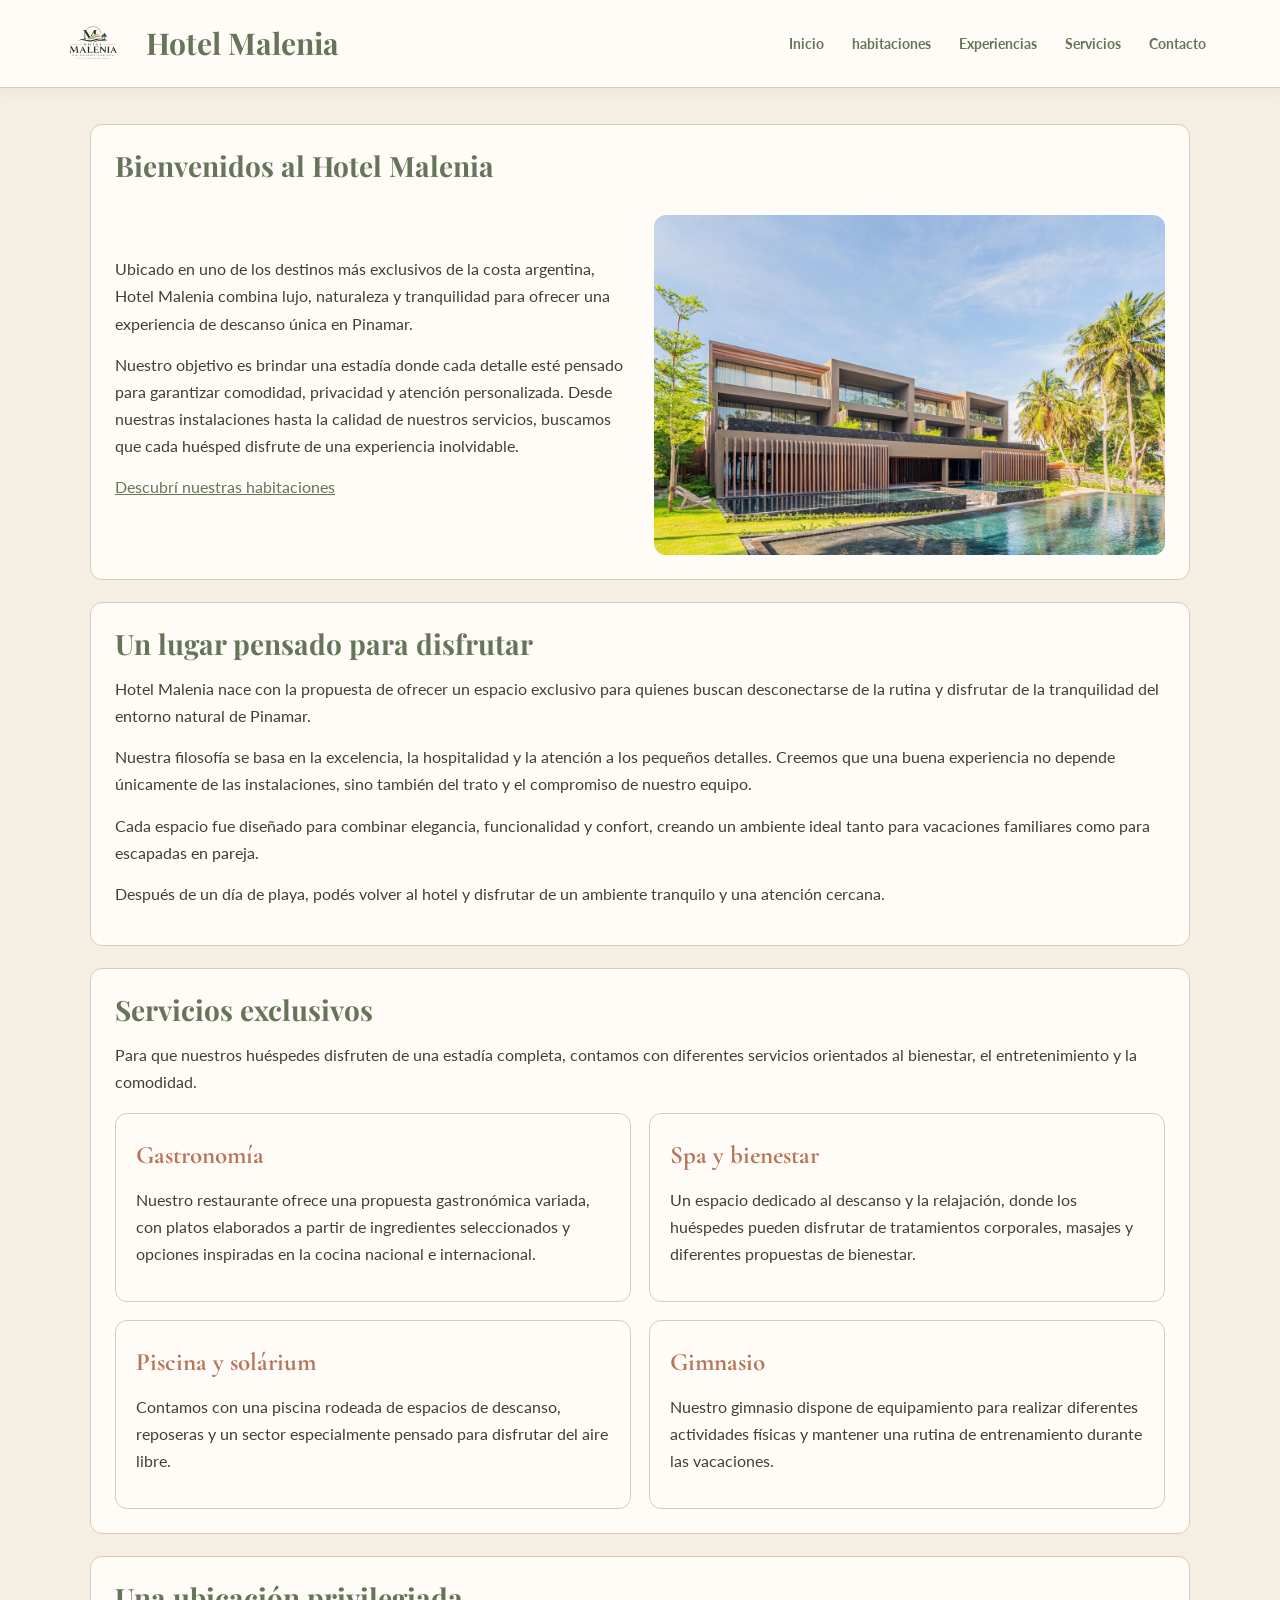
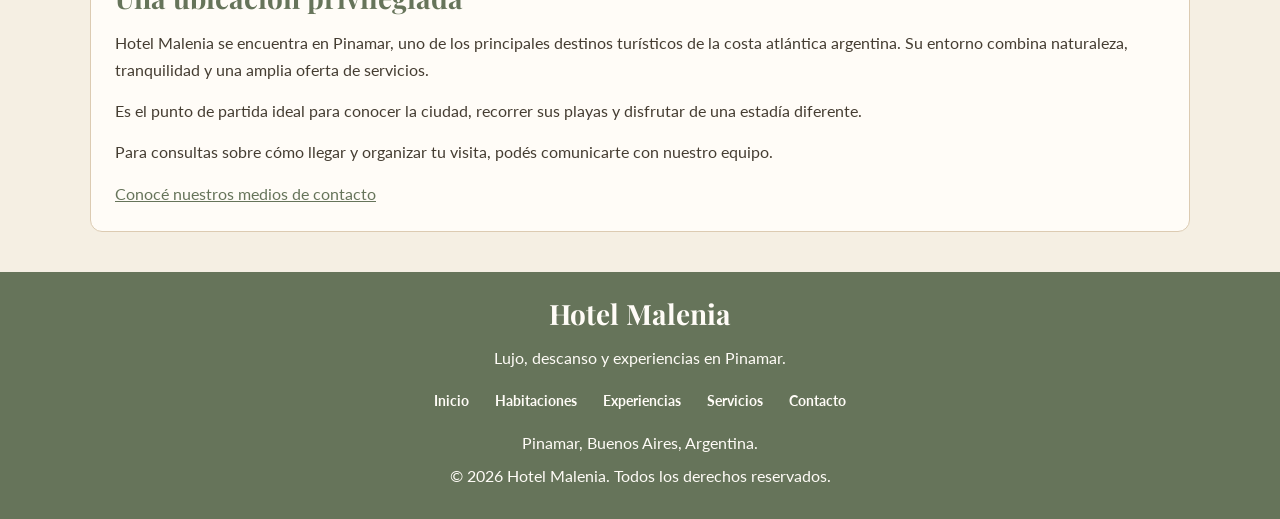
<file: coder 4/index.html>
<!DOCTYPE html>
<html lang="es">
<head>
    <meta charset="UTF-8">
    <meta name="viewport" content="width=device-width, initial-scale=1.0">
    <title>Hotel Malenia | Lujo y descanso en Pinamar </title>
    <link rel="stylesheet" href="./style/style.css">
</head>
<body>
    <header>
        <div>
            <img class="logo" src="./assets/logos/Logotipo de hotel costero Malenia.png" alt="Logo Hotel Malenia">
        </div>
       <h1>Hotel Malenia</h1>
        <nav>
            <ul>
                <li><a href="index.html">Inicio</a></li>
                <li><a href="pages/Habitaciones.html">habitaciones</a></li>
                <li><a href="pages/Experiencias.html">Experiencias</a></li>
                <li><a href="pages/Servicios.html">Servicios</a></li>
                <li><a href="pages/Contactos.html"> Contacto</a></li>
            </ul>
        </nav>
    </header>

    <main>
        <section class="bienvenida">
        <h2>Bienvenidos al Hotel Malenia</h2>

            <div class="bienvenida-texto">
                <p>
                    Ubicado en uno de los destinos más exclusivos de la costa
                    argentina, Hotel Malenia combina lujo, naturaleza y
                    tranquilidad para ofrecer una experiencia de descanso
                    única en Pinamar.
                </p>

                <p>
                    Nuestro objetivo es brindar una estadía donde cada detalle
                    esté pensado para garantizar comodidad, privacidad y
                    atención personalizada. Desde nuestras instalaciones
                    hasta la calidad de nuestros servicios, buscamos que
                    cada huésped disfrute de una experiencia inolvidable.
                </p>

                <p>
                    <a href="pages/Habitaciones.html">Descubrí nuestras habitaciones</a>
                </p>
            </div>

            <img src="assets/img/Hotel Carmel Taíba _ HANAZAKI _ Archello.jpg"
                 alt="Vista exterior de Hotel Malenia en Pinamar">
        </section>

        <section>
            <h2>Un lugar pensado para disfrutar</h2>

            <p>
                Hotel Malenia nace con la propuesta de ofrecer un espacio
                exclusivo para quienes buscan desconectarse de la rutina
                y disfrutar de la tranquilidad del entorno natural de
                Pinamar.
            </p>

            <p>
                Nuestra filosofía se basa en la excelencia, la hospitalidad
                y la atención a los pequeños detalles. Creemos que una
                buena experiencia no depende únicamente de las instalaciones,
                sino también del trato y el compromiso de nuestro equipo.
            </p>

            <p>
                Cada espacio fue diseñado para combinar elegancia,
                funcionalidad y confort, creando un ambiente ideal tanto
                para vacaciones familiares como para escapadas en pareja.
            </p>
            <p>Después de un día de playa, podés volver al hotel y disfrutar de un ambiente tranquilo y una atención cercana.</p>
        </section>

        <section>
            <h2>Servicios exclusivos</h2>

            <p>
                Para que nuestros huéspedes disfruten de una estadía
                completa, contamos con diferentes servicios orientados
                al bienestar, el entretenimiento y la comodidad.
            </p>

            <div class="tarjetas-servicios">

                <article>
                    <h3>Gastronomía</h3>
                    <p>
                        Nuestro restaurante ofrece una propuesta gastronómica
                        variada, con platos elaborados a partir de ingredientes
                        seleccionados y opciones inspiradas en la cocina
                        nacional e internacional.
                    </p>
                </article>

                <article>
                    <h3>Spa y bienestar</h3>
                    <p>
                        Un espacio dedicado al descanso y la relajación,
                        donde los huéspedes pueden disfrutar de tratamientos
                        corporales, masajes y diferentes propuestas de bienestar.
                    </p>
                </article>

                <article>
                    <h3>Piscina y solárium</h3>
                    <p>
                        Contamos con una piscina rodeada de espacios de
                        descanso, reposeras y un sector especialmente pensado
                        para disfrutar del aire libre.
                    </p>
                </article>

                <article>
                    <h3>Gimnasio</h3>
                    <p>
                        Nuestro gimnasio dispone de equipamiento para
                        realizar diferentes actividades físicas y mantener
                        una rutina de entrenamiento durante las vacaciones.
                    </p>
                </article>

            </div>
        </section>

        <section>
            <h2>Una ubicación privilegiada</h2>

            <p>
                Hotel Malenia se encuentra en Pinamar, uno de los
                principales destinos turísticos de la costa atlántica
                argentina. Su entorno combina naturaleza, tranquilidad
                y una amplia oferta de servicios.
            </p>

            <p>
                Es el punto de partida ideal para conocer la ciudad,
                recorrer sus playas y disfrutar de una estadía
                diferente.
            </p>

            <p>
                Para consultas sobre cómo llegar y organizar tu visita,
                podés comunicarte con nuestro equipo.
            </p>

            <a href="pages/Contactos.html">Conocé nuestros medios de contacto</a>
        </section>
    </main>

        <footer>
        <h2>Hotel Malenia</h2>
        <p>Lujo, descanso y experiencias en Pinamar.</p>
        <nav>
            <ul>
                <li><a href="index.html">Inicio</a></li>
                <li><a href="pages/Habitaciones.html">Habitaciones</a></li>
                <li><a href="pages/Experiencias.html">Experiencias</a></li>
                <li><a href="pages/Servicios.html">Servicios</a></li>
                <li><a href="pages/Contactos.html">Contacto</a></li>
            </ul>
        </nav>
        <p>Pinamar, Buenos Aires, Argentina.</p>
        <p>&copy; 2026 Hotel Malenia. Todos los derechos reservados.</p>
    </footer>
</body>
</html>
</file>
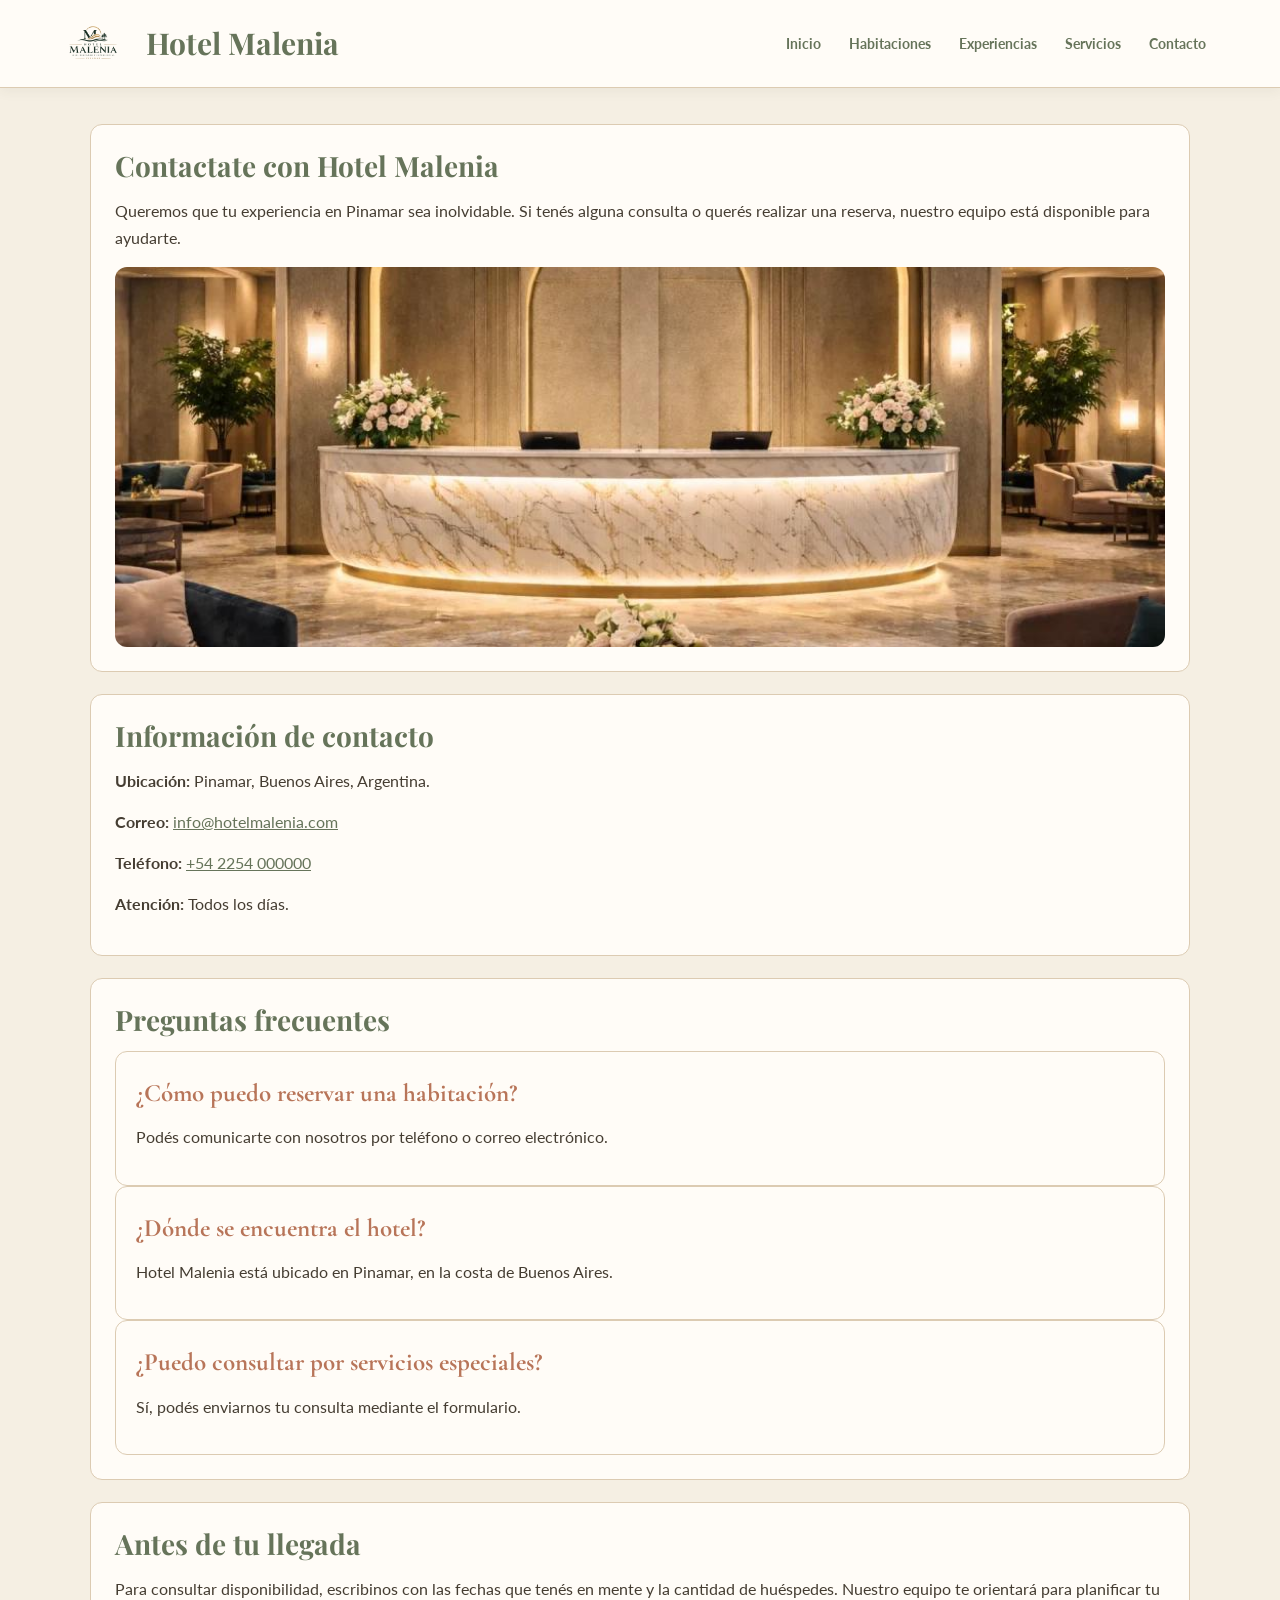
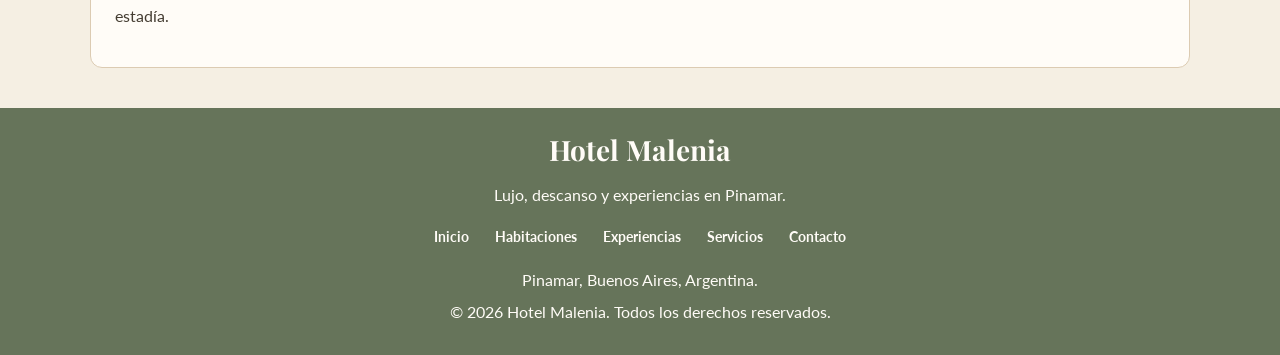
<file: coder 4/pages/Contactos.html>
<!DOCTYPE html>
<html lang="es">
<head>
    <meta charset="UTF-8">
    <meta name="viewport" content="width=device-width, initial-scale=1.0">
    <title>Contacto | Hotel Malenia</title>
    <link rel="stylesheet" href="../style/style.css">
</head>
<body>
    <header>
        <img class="logo" src="../assets/logos/Logotipo de hotel costero Malenia.png" alt="Logo Hotel Malenia">

        <h1>Hotel Malenia</h1>
        <nav>
            <ul>
                <li><a href="../index.html">Inicio</a></li>
                <li><a href="Habitaciones.html">Habitaciones</a></li>
                <li><a href="Experiencias.html">Experiencias</a></li>
                <li><a href="Servicios.html">Servicios</a></li>
                <li><a href="Contactos.html">Contacto</a></li>
            </ul>
        </nav>
    </header>

    <main>
        <section>
            <h2>Contactate con Hotel Malenia</h2>
            <p>
                Queremos que tu experiencia en Pinamar sea inolvidable.
                Si tenés alguna consulta o querés realizar una reserva,
                nuestro equipo está disponible para ayudarte.
            </p>
            <img src="../assets/img/Hotel Lobby Design Trends in Dubai_ First Impressions That Convert.jpg" alt="Recepción del Hotel Malenia">
        </section>

        <section>
            <h2>Información de contacto</h2>
            <p><strong>Ubicación:</strong> Pinamar, Buenos Aires, Argentina.</p>
            <p><strong>Correo:</strong> <a href="mailto:info@hotelmalenia.com">info@hotelmalenia.com</a></p>
            <p><strong>Teléfono:</strong> <a href="tel:+542254000000">+54 2254 000000</a></p>
            <p><strong>Atención:</strong> Todos los días.</p>
        </section>

        <section>
            <h2>Preguntas frecuentes</h2>

            <article>
                <h3>¿Cómo puedo reservar una habitación?</h3>
                <p>Podés comunicarte con nosotros por teléfono o correo electrónico.</p>
            </article>

            <article>
                <h3>¿Dónde se encuentra el hotel?</h3>
                <p>Hotel Malenia está ubicado en Pinamar, en la costa de Buenos Aires.</p>
            </article>

            <article>
                <h3>¿Puedo consultar por servicios especiales?</h3>
                <p>Sí, podés enviarnos tu consulta mediante el formulario.</p>
            </article>
        </section>
        <section>
            <h2>Antes de tu llegada</h2>
            <p>Para consultar disponibilidad, escribinos con las fechas que tenés en mente y la cantidad de huéspedes. Nuestro equipo te orientará para planificar tu estadía.</p>
        </section>
    </main>

        <footer>
        <h2>Hotel Malenia</h2>
        <p>Lujo, descanso y experiencias en Pinamar.</p>
        <nav>
            <ul>
                <li><a href="../index.html">Inicio</a></li>
                <li><a href="Habitaciones.html">Habitaciones</a></li>
                <li><a href="Experiencias.html">Experiencias</a></li>
                <li><a href="Servicios.html">Servicios</a></li>
                <li><a href="Contactos.html">Contacto</a></li>
            </ul>
        </nav>
        <p>Pinamar, Buenos Aires, Argentina.</p>
        <p>&copy; 2026 Hotel Malenia. Todos los derechos reservados.</p>
    </footer>
</body>
</html>
</file>
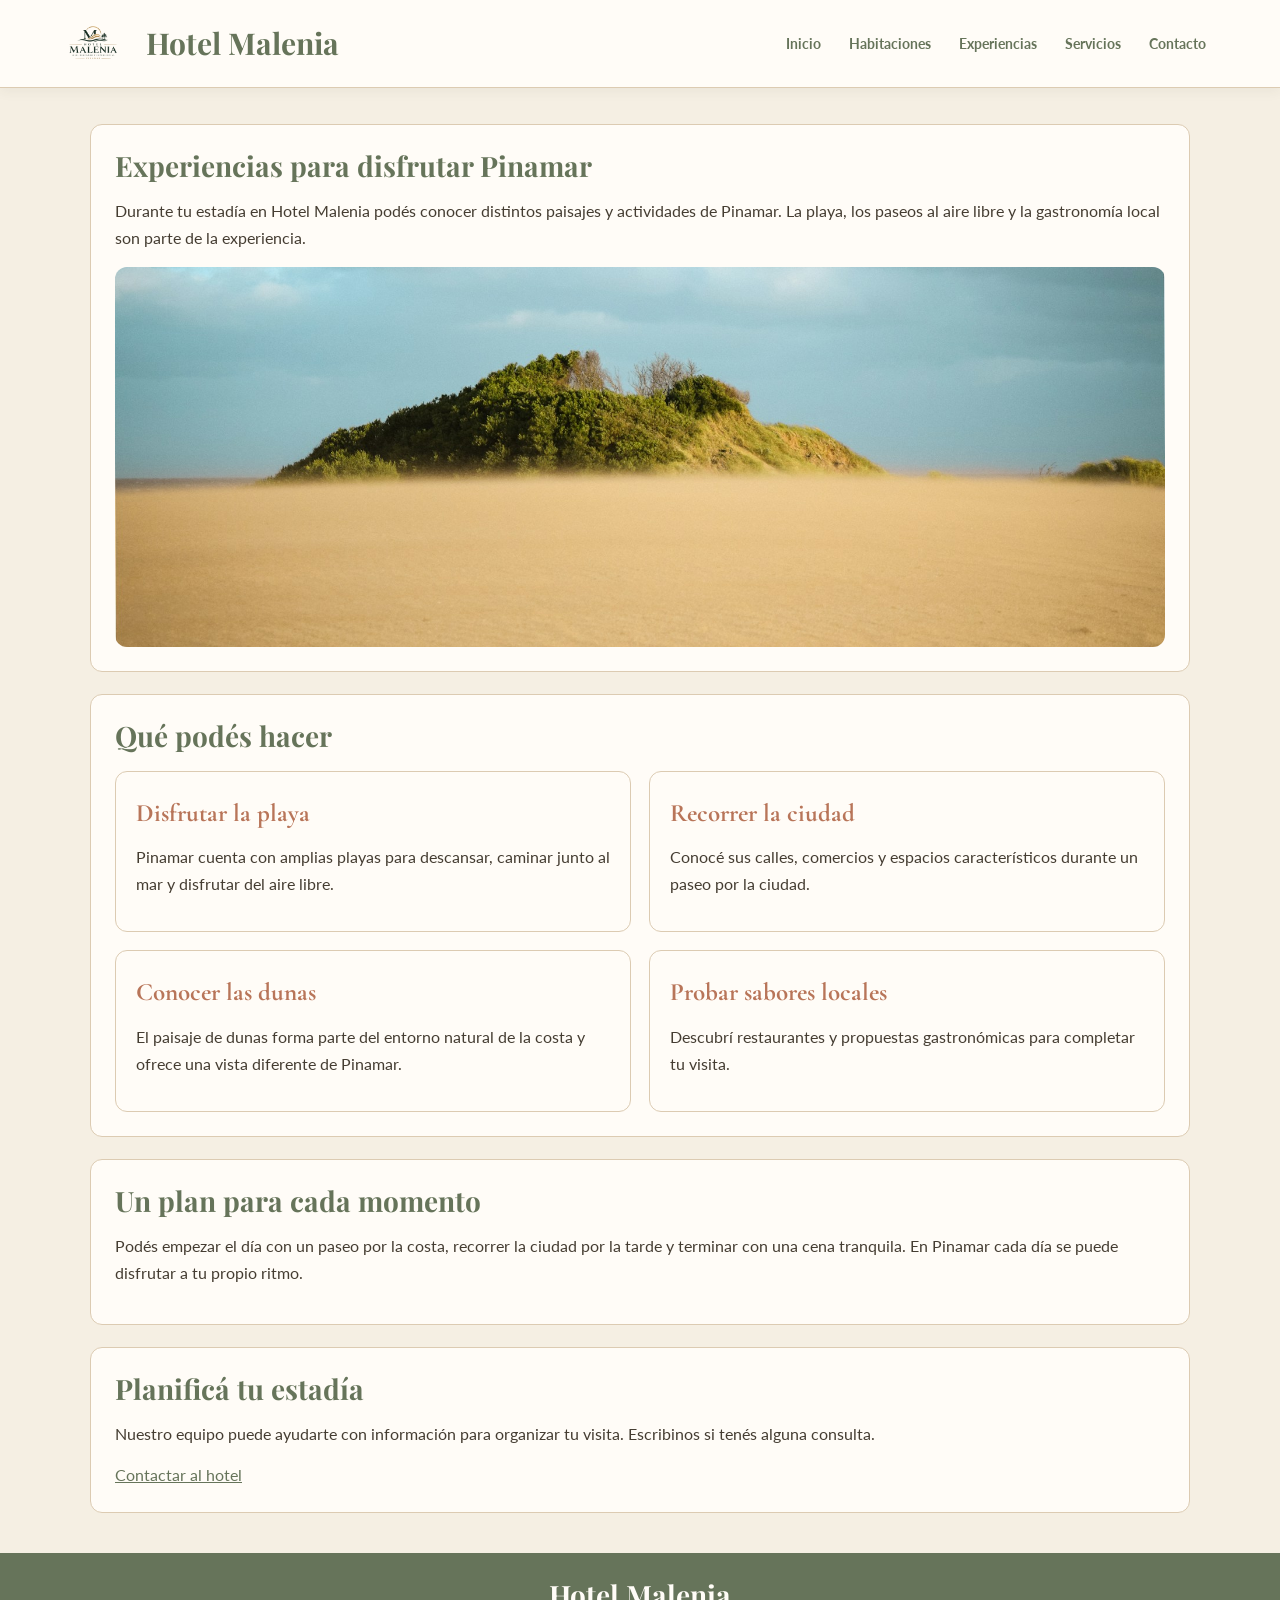
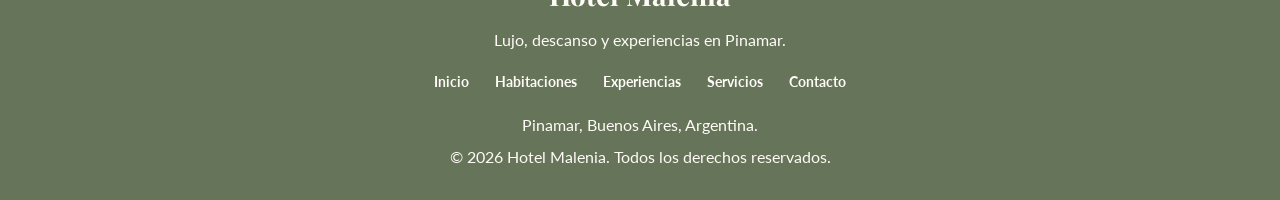
<file: coder 4/pages/Experiencias.html>
<!DOCTYPE html>
<html lang="es">
<head>
  <meta charset="UTF-8">
  <meta name="viewport" content="width=device-width, initial-scale=1.0">
  <title>Experiencias | Hotel Malenia</title>
  <link rel="stylesheet" href="../style/style.css">
</head>

<body>
  <header>
    <img class="logo" src="../assets/logos/Logotipo de hotel costero Malenia.png"
         alt="Logo Hotel Malenia">

    <h1>Hotel Malenia</h1>

    <nav>
      <ul>
        <li><a href="../index.html">Inicio</a></li>
        <li><a href="Habitaciones.html">Habitaciones</a></li>
        <li><a href="Experiencias.html">Experiencias</a></li>
        <li><a href="Servicios.html">Servicios</a></li>
        <li><a href="Contactos.html">Contacto</a></li>
      </ul>
    </nav>
  </header>

  <main>
    <section>
      <h2>Experiencias para disfrutar Pinamar</h2>
      <p>
        Durante tu estadía en Hotel Malenia podés conocer distintos paisajes y
        actividades de Pinamar. La playa, los paseos al aire libre y la
        gastronomía local son parte de la experiencia.
      </p>
      <!-- Foto de dunas de Pinamar, de Leo Wilson en Unsplash. -->
      <img src="../assets/img/dunas-pinamar.jpg"
           alt="Dunas y costa de Pinamar">
    </section>

    <section>
      <h2>Qué podés hacer</h2>

      <div class="experiencias">
        <article>
          <h3>Disfrutar la playa</h3>
          <p>
            Pinamar cuenta con amplias playas para descansar, caminar junto al
            mar y disfrutar del aire libre.
          </p>
        </article>

        <article>
          <h3>Recorrer la ciudad</h3>
          <p>
            Conocé sus calles, comercios y espacios característicos durante
            un paseo por la ciudad.
          </p>
        </article>

        <article>
          <h3>Conocer las dunas</h3>
          <p>
            El paisaje de dunas forma parte del entorno natural de la costa
            y ofrece una vista diferente de Pinamar.
          </p>
        </article>

        <article>
          <h3>Probar sabores locales</h3>
          <p>
            Descubrí restaurantes y propuestas gastronómicas para completar
            tu visita.
          </p>
        </article>
      </div>
    </section>
    <section>
      <h2>Un plan para cada momento</h2>
      <p>Podés empezar el día con un paseo por la costa, recorrer la ciudad por la tarde y terminar con una cena tranquila. En Pinamar cada día se puede disfrutar a tu propio ritmo.</p>
    </section>

    <section>
      <h2>Planificá tu estadía</h2>
      <p>
        Nuestro equipo puede ayudarte con información para organizar tu visita.
        Escribinos si tenés alguna consulta.
      </p>
      <a href="Contactos.html">Contactar al hotel</a>
    </section>
  </main>

      <footer>
        <h2>Hotel Malenia</h2>
        <p>Lujo, descanso y experiencias en Pinamar.</p>
        <nav>
            <ul>
                <li><a href="../index.html">Inicio</a></li>
                <li><a href="Habitaciones.html">Habitaciones</a></li>
                <li><a href="Experiencias.html">Experiencias</a></li>
                <li><a href="Servicios.html">Servicios</a></li>
                <li><a href="Contactos.html">Contacto</a></li>
            </ul>
        </nav>
        <p>Pinamar, Buenos Aires, Argentina.</p>
        <p>&copy; 2026 Hotel Malenia. Todos los derechos reservados.</p>
    </footer>
</body>
</html>
</file>
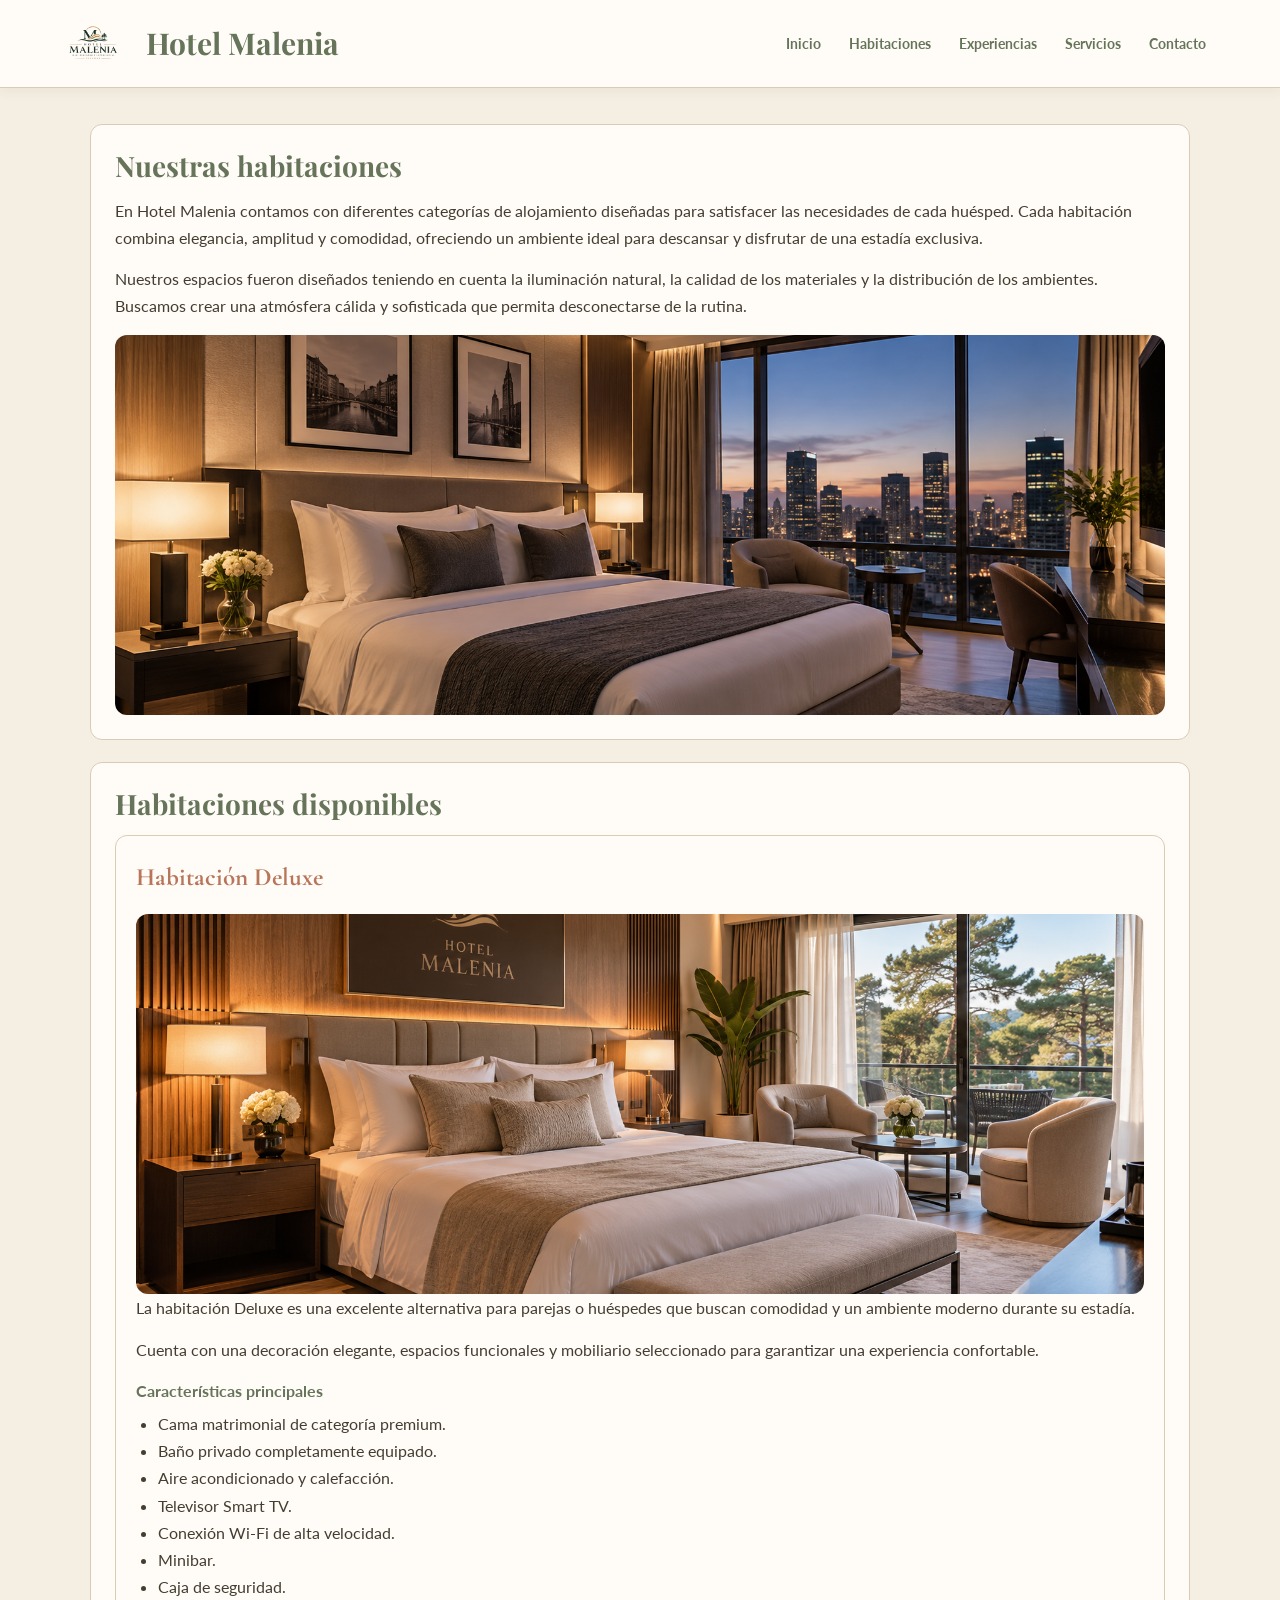
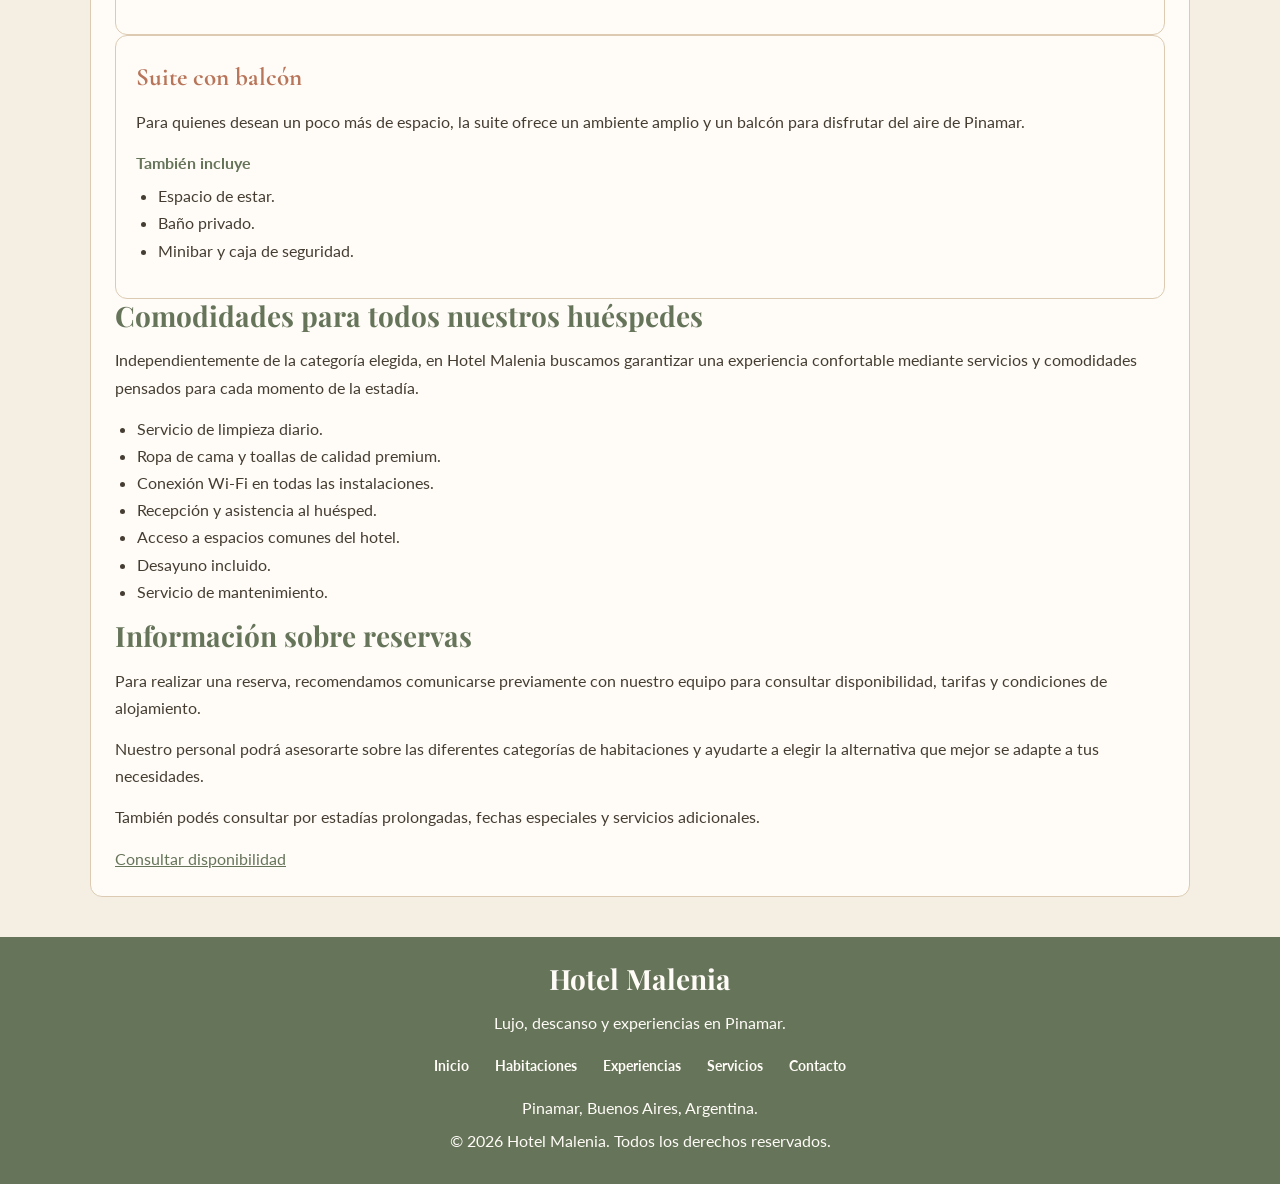
<file: coder 4/pages/Habitaciones.html>
<!DOCTYPE html>
<html lang="es">
<head>
    <meta charset="UTF-8">
    <meta name="viewport" content="width=device-width, initial-scale=1.0">
    <title>Habitaciones | Hotel Malenia</title>
    <link rel="stylesheet" href="../style/style.css">
</head>
<body>
    <header>
    <img class="logo" src="../assets/logos/Logotipo de hotel costero Malenia.png" alt="Logo Hotel Malenia">
    <h1>Hotel Malenia</h1>
    
    <nav>
        <ul>
            <li><a href="../index.html">Inicio</a></li>
            <li><a href="Habitaciones.html">Habitaciones</a></li>
            <li><a href="Experiencias.html">Experiencias</a></li>
            <li><a href="Servicios.html">Servicios</a></li>
            <li><a href="Contactos.html">Contacto</a></li>
        </ul>
        </nav>

    </header>
    <main>
         <section>

            <h2>Nuestras habitaciones</h2>

            <p>
                En Hotel Malenia contamos con diferentes categorías
                de alojamiento diseñadas para satisfacer las necesidades
                de cada huésped. Cada habitación combina elegancia,
                amplitud y comodidad, ofreciendo un ambiente ideal
                para descansar y disfrutar de una estadía exclusiva.
            </p>

            <p>
                Nuestros espacios fueron diseñados teniendo en cuenta
                la iluminación natural, la calidad de los materiales
                y la distribución de los ambientes. Buscamos crear
                una atmósfera cálida y sofisticada que permita
                desconectarse de la rutina.
            </p>

            <img src="../assets/img/Dormitorio de hotel con vistas a la ciudad.png"
                alt="Habitación elegante de Hotel Malenia">

        </section>
        <section>

            <h2>Habitaciones disponibles</h2>

            <article>

                <h3>Habitación Deluxe</h3>

                <img src="../assets/img/Dormitorio de Hotel con Balcón y Vistas.png"
                    alt="Habitación Deluxe con cama matrimonial">

                <p>
                    La habitación Deluxe es una excelente alternativa
                    para parejas o huéspedes que buscan comodidad
                    y un ambiente moderno durante su estadía.
                </p>

                <p>
                    Cuenta con una decoración elegante, espacios
                    funcionales y mobiliario seleccionado para
                    garantizar una experiencia confortable.
                </p>

                <h4>Características principales</h4>

                <ul>
                    <li>Cama matrimonial de categoría premium.</li>
                    <li>Baño privado completamente equipado.</li>
                    <li>Aire acondicionado y calefacción.</li>
                    <li>Televisor Smart TV.</li>
                    <li>Conexión Wi-Fi de alta velocidad.</li>
                    <li>Minibar.</li>
                    <li>Caja de seguridad.</li>
                </ul>

            </article>

            <article>
                <h3>Suite con balcón</h3>
                <p>Para quienes desean un poco más de espacio, la suite ofrece un ambiente amplio y un balcón para disfrutar del aire de Pinamar.</p>
                <h4>También incluye</h4>
                <ul>
                    <li>Espacio de estar.</li>
                    <li>Baño privado.</li>
                    <li>Minibar y caja de seguridad.</li>
                </ul>
            </article>

            <section>
            <h2>Comodidades para todos nuestros huéspedes</h2>

            <p>
                Independientemente de la categoría elegida,
                en Hotel Malenia buscamos garantizar una experiencia
                confortable mediante servicios y comodidades
                pensados para cada momento de la estadía.
            </p>

            <ul>
                <li>Servicio de limpieza diario.</li>
                <li>Ropa de cama y toallas de calidad premium.</li>
                <li>Conexión Wi-Fi en todas las instalaciones.</li>
                <li>Recepción y asistencia al huésped.</li>
                <li>Acceso a espacios comunes del hotel.</li>
                <li>Desayuno incluido.</li>
                <li>Servicio de mantenimiento.</li>
            </ul>

        </section>
        <section>

            <h2>Información sobre reservas</h2>

            <p>
                Para realizar una reserva, recomendamos comunicarse
                previamente con nuestro equipo para consultar
                disponibilidad, tarifas y condiciones de alojamiento.
            </p>

            <p>
                Nuestro personal podrá asesorarte sobre las diferentes
                categorías de habitaciones y ayudarte a elegir
                la alternativa que mejor se adapte a tus necesidades.
            </p>

            <p>
                También podés consultar por estadías prolongadas,
                fechas especiales y servicios adicionales.
            </p>

            <a href="Contactos.html">Consultar disponibilidad</a>

        </section>

    </main>
        <footer>
        <h2>Hotel Malenia</h2>
        <p>Lujo, descanso y experiencias en Pinamar.</p>
        <nav>
            <ul>
                <li><a href="../index.html">Inicio</a></li>
                <li><a href="Habitaciones.html">Habitaciones</a></li>
                <li><a href="Experiencias.html">Experiencias</a></li>
                <li><a href="Servicios.html">Servicios</a></li>
                <li><a href="Contactos.html">Contacto</a></li>
            </ul>
        </nav>
        <p>Pinamar, Buenos Aires, Argentina.</p>
        <p>&copy; 2026 Hotel Malenia. Todos los derechos reservados.</p>
    </footer>
</body>
</html>
</file>
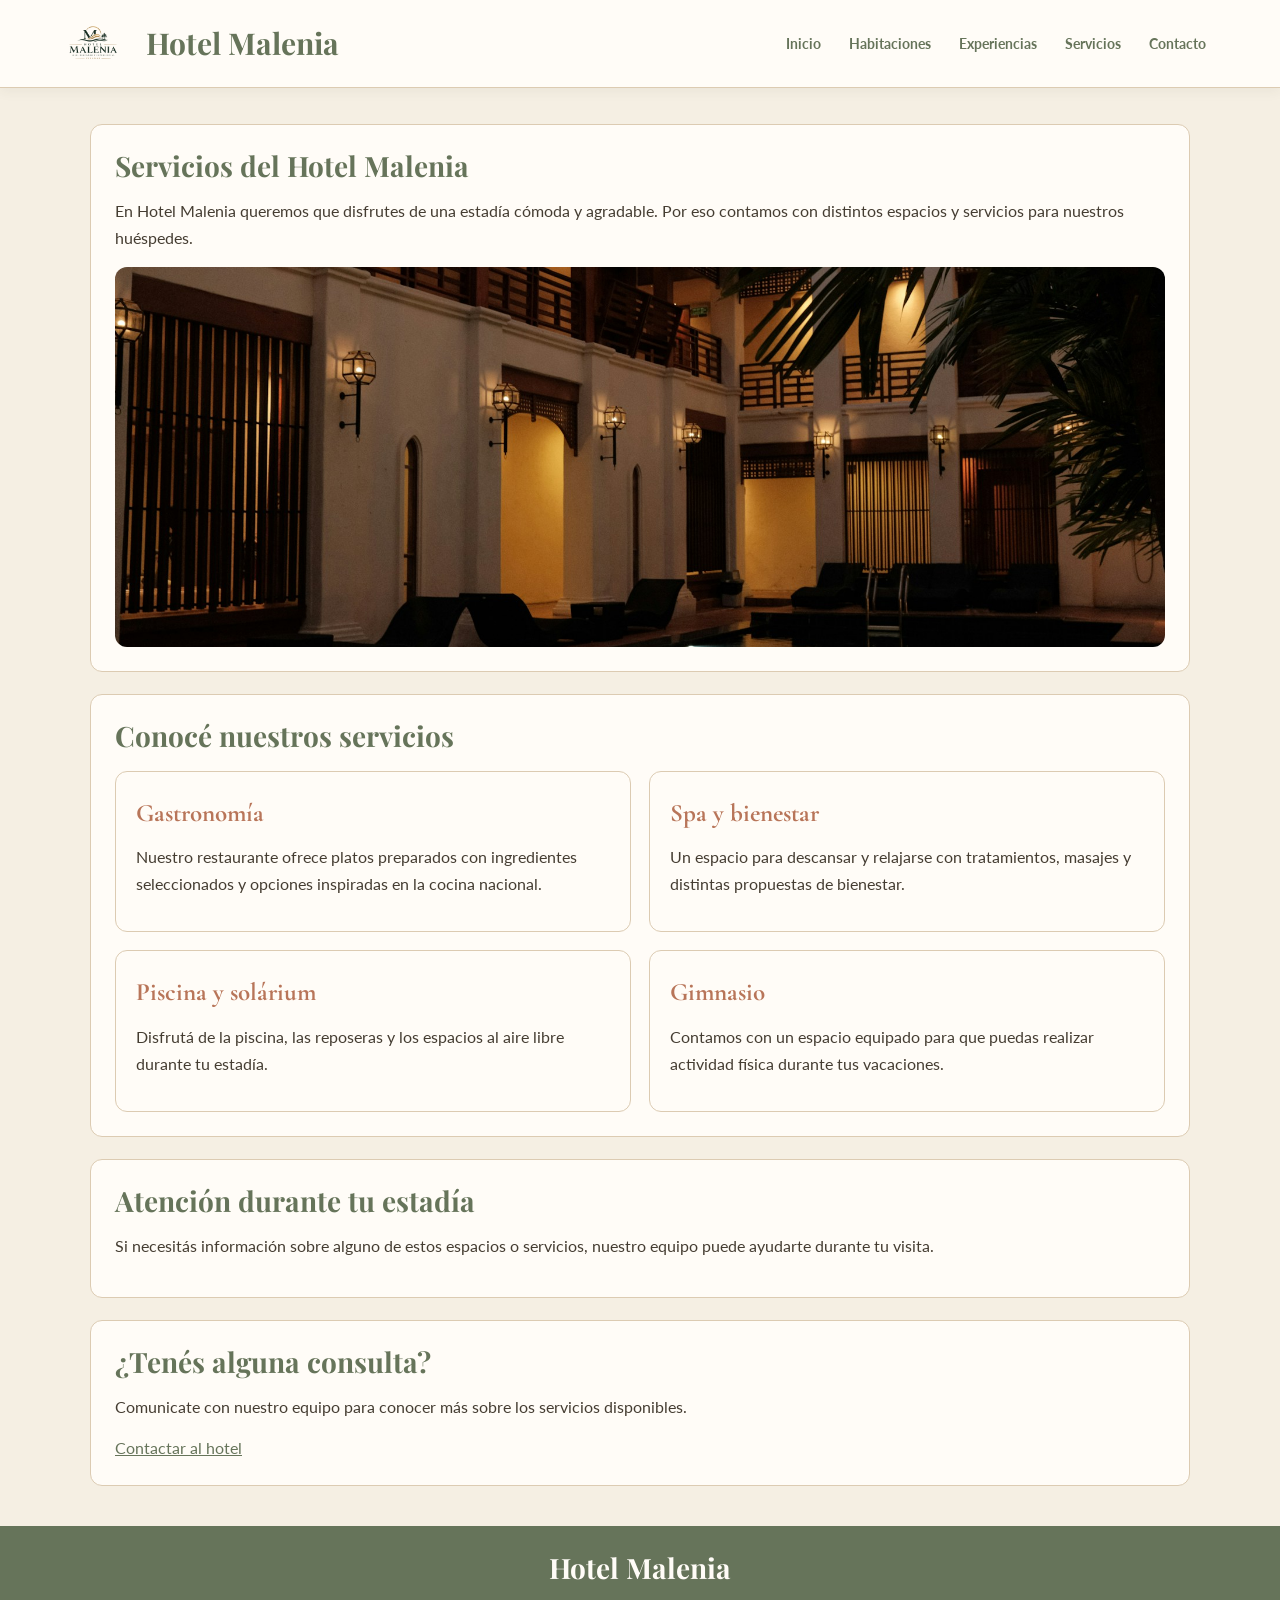
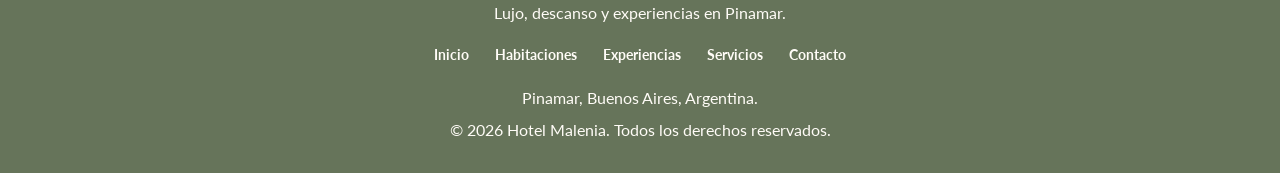
<file: coder 4/pages/Servicios.html>
<!DOCTYPE html>
<html lang="es">
<head>
  <meta charset="UTF-8">
  <meta name="viewport" content="width=device-width, initial-scale=1.0">
  <title>Servicios | Hotel Malenia</title>
  <link rel="stylesheet" href="../style/style.css">
</head>

<body>
  <header>
    <img class="logo" src="../assets/logos/Logotipo de hotel costero Malenia.png"
         alt="Logo Hotel Malenia">

    <h1>Hotel Malenia</h1>

    <nav>
      <ul>
        <li><a href="../index.html">Inicio</a></li>
        <li><a href="Habitaciones.html">Habitaciones</a></li>
        <li><a href="Experiencias.html">Experiencias</a></li>
        <li><a href="Servicios.html">Servicios</a></li>
        <li><a href="Contactos.html">Contacto</a></li>
      </ul>
    </nav>
  </header>

  <main>
    <section>
      <h2>Servicios del Hotel Malenia</h2>
      <p>
        En Hotel Malenia queremos que disfrutes de una estadía cómoda y
        agradable. Por eso contamos con distintos espacios y servicios
        para nuestros huéspedes.
      </p>
      <!-- Foto de piscina de hotel, de Jaye Hernandez en Unsplash. -->
      <img src="../assets/img/piscina-hotel.jpg"
           alt="Piscina del hotel rodeada de espacios de descanso">
    </section>

    <section>
      <h2>Conocé nuestros servicios</h2>

      <div class="tarjetas-servicios">
        <article>
          <h3>Gastronomía</h3>
          <p>
            Nuestro restaurante ofrece platos preparados con ingredientes
            seleccionados y opciones inspiradas en la cocina nacional.
          </p>
        </article>

        <article>
          <h3>Spa y bienestar</h3>
          <p>
            Un espacio para descansar y relajarse con tratamientos, masajes
            y distintas propuestas de bienestar.
          </p>
        </article>

        <article>
          <h3>Piscina y solárium</h3>
          <p>
            Disfrutá de la piscina, las reposeras y los espacios al aire libre
            durante tu estadía.
          </p>
        </article>

        <article>
          <h3>Gimnasio</h3>
          <p>
            Contamos con un espacio equipado para que puedas realizar actividad
            física durante tus vacaciones.
          </p>
        </article>
      </div>
    </section>
    <section>
      <h2>Atención durante tu estadía</h2>
      <p>Si necesitás información sobre alguno de estos espacios o servicios, nuestro equipo puede ayudarte durante tu visita.</p>
    </section>

    <section>
      <h2>¿Tenés alguna consulta?</h2>
      <p>
        Comunicate con nuestro equipo para conocer más sobre los servicios
        disponibles.
      </p>
      <a href="Contactos.html">Contactar al hotel</a>
    </section>
  </main>

      <footer>
        <h2>Hotel Malenia</h2>
        <p>Lujo, descanso y experiencias en Pinamar.</p>
        <nav>
            <ul>
                <li><a href="../index.html">Inicio</a></li>
                <li><a href="Habitaciones.html">Habitaciones</a></li>
                <li><a href="Experiencias.html">Experiencias</a></li>
                <li><a href="Servicios.html">Servicios</a></li>
                <li><a href="Contactos.html">Contacto</a></li>
            </ul>
        </nav>
        <p>Pinamar, Buenos Aires, Argentina.</p>
        <p>&copy; 2026 Hotel Malenia. Todos los derechos reservados.</p>
    </footer>
</body>
</html>
</file>
<file: coder 4/style/style.css>
@import url('https://fonts.googleapis.com/css2?family=Cormorant+Garamond:wght@400;600;700&family=Lato:wght@400;700&family=Playfair+Display:wght@400;600;700&display=swap');

* {
  margin: 0;
  padding: 0;
  box-sizing: border-box;
}

body {
  padding-top: 160px;
  background-color: #F5EFE3;
  color: #453D32;
  font-family: 'Lato', sans-serif;
  font-size: 16px;
  line-height: 1.7;
}

header {
  position: fixed;
  top: 0;
  left: 0;
  z-index: 10;
  display: grid;
  grid-template-columns: 54px minmax(0, 1fr);
  grid-template-areas:
    'logo titulo'
    'nav nav';
  align-items: center;
  gap: 6px 12px;
  width: 100%;
  min-height: 132px;
  padding: 10px 5%;
  background-color: #FFFCF7;
  border-bottom: 1px solid #DCCBB2;
  box-shadow: 0 3px 12px #453D3210;
}

header > div,
header > img.logo {
  grid-area: logo;
}

.logo,
header > div img {
  display: block;
  width: 54px;
  height: 54px;
  object-fit: contain;
  border-radius: 0;
}

header h1 {
  grid-area: titulo;
  min-width: 0;
  color: #66745A;
  font-family: 'Playfair Display', serif;
  font-size: 26px;
}

header nav {
  grid-area: nav;
  width: 100%;
  min-width: 0;
}

nav ul {
  display: flex;
  flex-wrap: wrap;
  justify-content: center;
  align-items: center;
  gap: 4px 6px;
  list-style: none;
}

header nav ul {
  width: 100%;
}

nav a {
  display: block;
  padding: 5px 8px;
  color: #66745A;
  border-radius: 18px;
  font-size: 13px;
  font-weight: 700;
  text-decoration: none;
  white-space: nowrap;
}

nav a:hover {
  color: #B87559;
  background-color: #F5EFE3;
}

main {
  width: 90%;
  max-width: 1100px;
  margin: 24px auto 40px;
}

main > section {
  min-width: 0;
  padding: 24px;
  margin-bottom: 22px;
  background-color: #FFFCF7;
  border: 1px solid #DCCBB2;
  border-radius: 12px;
}

h1,
h2 {
  color: #66745A;
  font-family: 'Playfair Display', serif;
}

h1 {
  font-size: 30px;
}

h2 {
  margin-bottom: 14px;
  font-size: 28px;
  line-height: 1.2;
}

h3 {
  margin-bottom: 9px;
  color: #B87559;
  font-family: 'Cormorant Garamond', serif;
  font-size: 25px;
}

h4 {
  margin: 14px 0 6px;
  color: #66745A;
}

p {
  margin-bottom: 14px;
}

img {
  max-width: 100%;
  height: auto;
  border-radius: 12px;
}

main section img {
  display: block;
  width: 100%;
  max-height: 380px;
  margin-top: 16px;
  object-fit: cover;
}

article {
  min-width: 0;
  padding: 20px;
  background-color: #FFFCF7;
  border: 1px solid #DCCBB2;
  border-radius: 12px;
}

main a {
  color: #66745A;
}

main a:hover {
  color: #B87559;
}

main ul {
  padding-left: 22px;
  margin-bottom: 14px;
}

.bienvenida {
  display: grid;
  grid-template-areas:
    'titulo'
    'texto'
    'imagen';
  grid-template-columns: minmax(0, 1fr);
  align-items: center;
  gap: 16px;
}

.bienvenida h2 {
  grid-area: titulo;
}

.bienvenida-texto {
  grid-area: texto;
  min-width: 0;
}

.bienvenida img {
  grid-area: imagen;
  width: 100%;
  margin-top: 0;
}

.tarjetas-servicios,
.experiencias {
  display: grid;
  grid-template-columns: minmax(0, 1fr);
  gap: 16px;
  margin-top: 18px;
}

.tarjetas-servicios {
  grid-template-areas:
    'gastronomia'
    'spa'
    'piscina'
    'gimnasio';
}

.tarjetas-servicios article:nth-child(1) { grid-area: gastronomia; }
.tarjetas-servicios article:nth-child(2) { grid-area: spa; }
.tarjetas-servicios article:nth-child(3) { grid-area: piscina; }
.tarjetas-servicios article:nth-child(4) { grid-area: gimnasio; }

.experiencias {
  grid-template-areas:
    'playa'
    'ciudad'
    'dunas'
    'sabores';
}

.experiencias article:nth-child(1) { grid-area: playa; }
.experiencias article:nth-child(2) { grid-area: ciudad; }
.experiencias article:nth-child(3) { grid-area: dunas; }
.experiencias article:nth-child(4) { grid-area: sabores; }

footer {
  padding: 25px 5%;
  background-color: #66745A;
  color: #FFFCF7;
  text-align: center;
}

footer h2 {
  color: #FFFCF7;
}

footer nav {
  margin: 10px 0;
}

footer nav ul {
  justify-content: center;
}

footer nav a {
  color: #FFFCF7;
}

footer nav a:hover {
  color: #453D32;
}

footer p {
  margin-bottom: 5px;
}

@media (min-width: 1024px) {
  body {
    padding-top: 100px;
  }

  header {
    min-height: 88px;
    grid-template-columns: 62px minmax(0, 1fr) auto;
    grid-template-areas: 'logo titulo nav';
    gap: 20px;
  }

  .logo,
  header > div img {
    width: 58px;
    height: 58px;
  }

  header h1 {
    font-size: 30px;
  }

  header nav {
    width: auto;
    max-width: 670px;
  }

  header nav ul {
    width: auto;
    flex-wrap: nowrap;
    justify-content: flex-end;
    gap: 8px;
  }

  nav a {
    padding: 7px 10px;
    font-size: 14px;
  }

  .bienvenida {
    grid-template-areas:
      'titulo titulo'
      'texto imagen';
    grid-template-columns: minmax(0, 1fr) minmax(0, 1fr);
    gap: 18px 28px;
  }

  .tarjetas-servicios,
  .experiencias {
    grid-template-columns: minmax(0, 1fr) minmax(0, 1fr);
    gap: 18px;
  }

  .tarjetas-servicios {
    grid-template-areas:
      'gastronomia spa'
      'piscina gimnasio';
  }

  .experiencias {
    grid-template-areas:
      'playa ciudad'
      'dunas sabores';
  }
}
</file>
